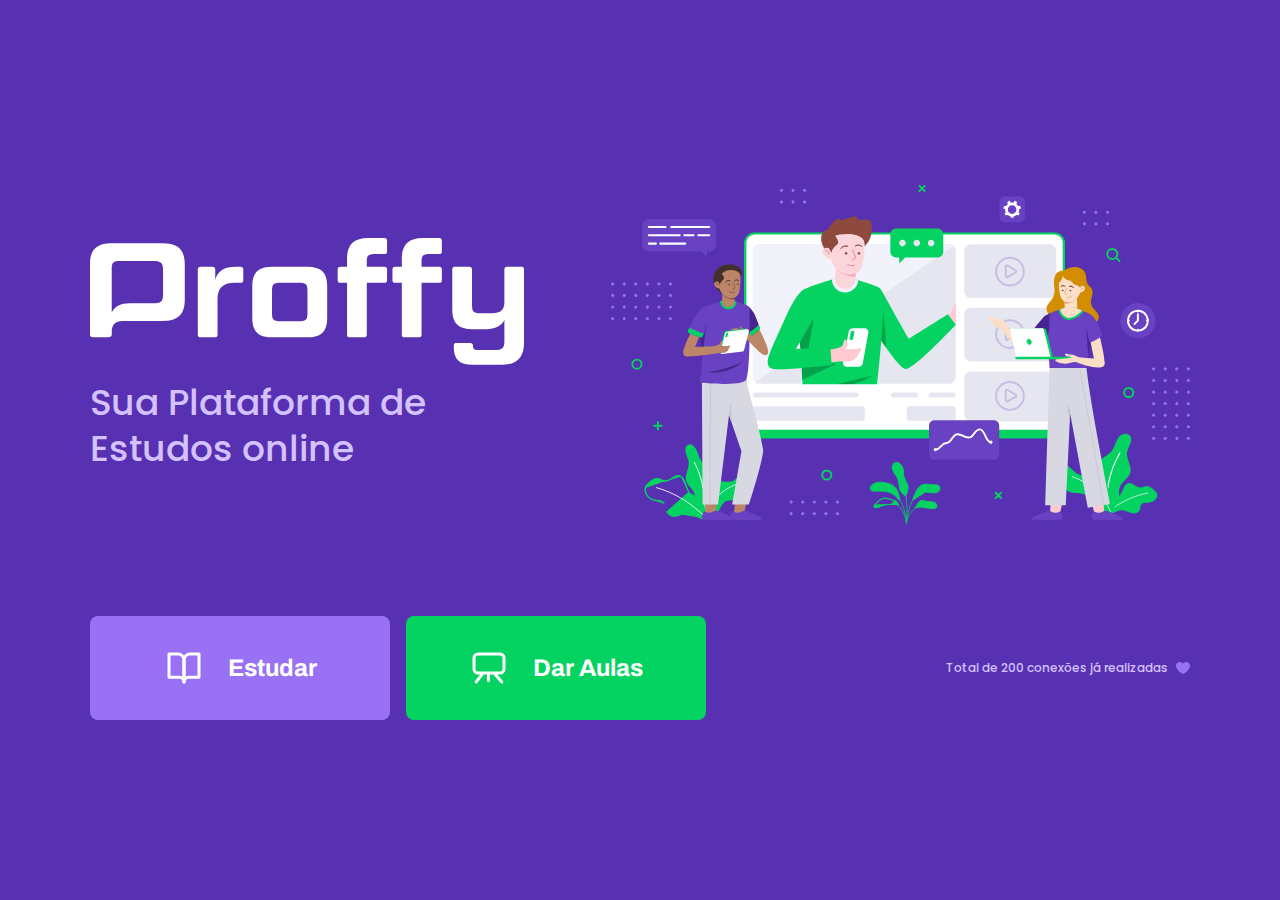
<file: index.html>
<!DOCTYPE html>
<html lang="pt_br"> <!-- Lang é um atributo -->
<head>
    <meta charset="UTF-8">
    <meta name="viewport" content="width=device-width, initial-scale=1.0">

    <title>Plataforma de Estudos online</title>



    <link rel="stylesheet" type="text/css" href="./CSS/style.css">
    <link rel="stylesheet" type="text/css" href="./CSS/partials/page-landing.css">
    <link rel="shortcut icon" href="/imagem/favicon.png" type="image/png">
    <link href="https://fonts.googleapis.com/css2?family=Archivo:wght@400;700&amp;family=Poppins:wght@400;600&amp;display=swap" rel="stylesheet"> 

</head>
<body id="page-landing">  


    <div id="container">
       
       <div class="logo-container">
           <img src="/imagem/logo.svg" alt="Proffy">
             <h2>Sua Plataforma de Estudos online</h2>
        </div>

          <img class="hero-imagem" src="/imagem/landing.svg" alt="Plataforma de Estudos">


         <div class="buttons-container">
           <a class="study" href="/study.html">
          <img src="/imagem/icons/study.svg" alt="Estudar"> Estudar
        </a>
        <a class="give-classes" href="/give-classes.html">
          <img src="/imagem/icons/give-classes.svg" alt="Dar Aulas">
          Dar Aulas
        </a>
         </div>
         <p class="total-connections">
             Total de 200 conexões já realizadas
             <img src="/imagem/icons/purple-heart.svg" alt="Coração roxo">

         </p>
    </div>

</body>
</html>
</file>
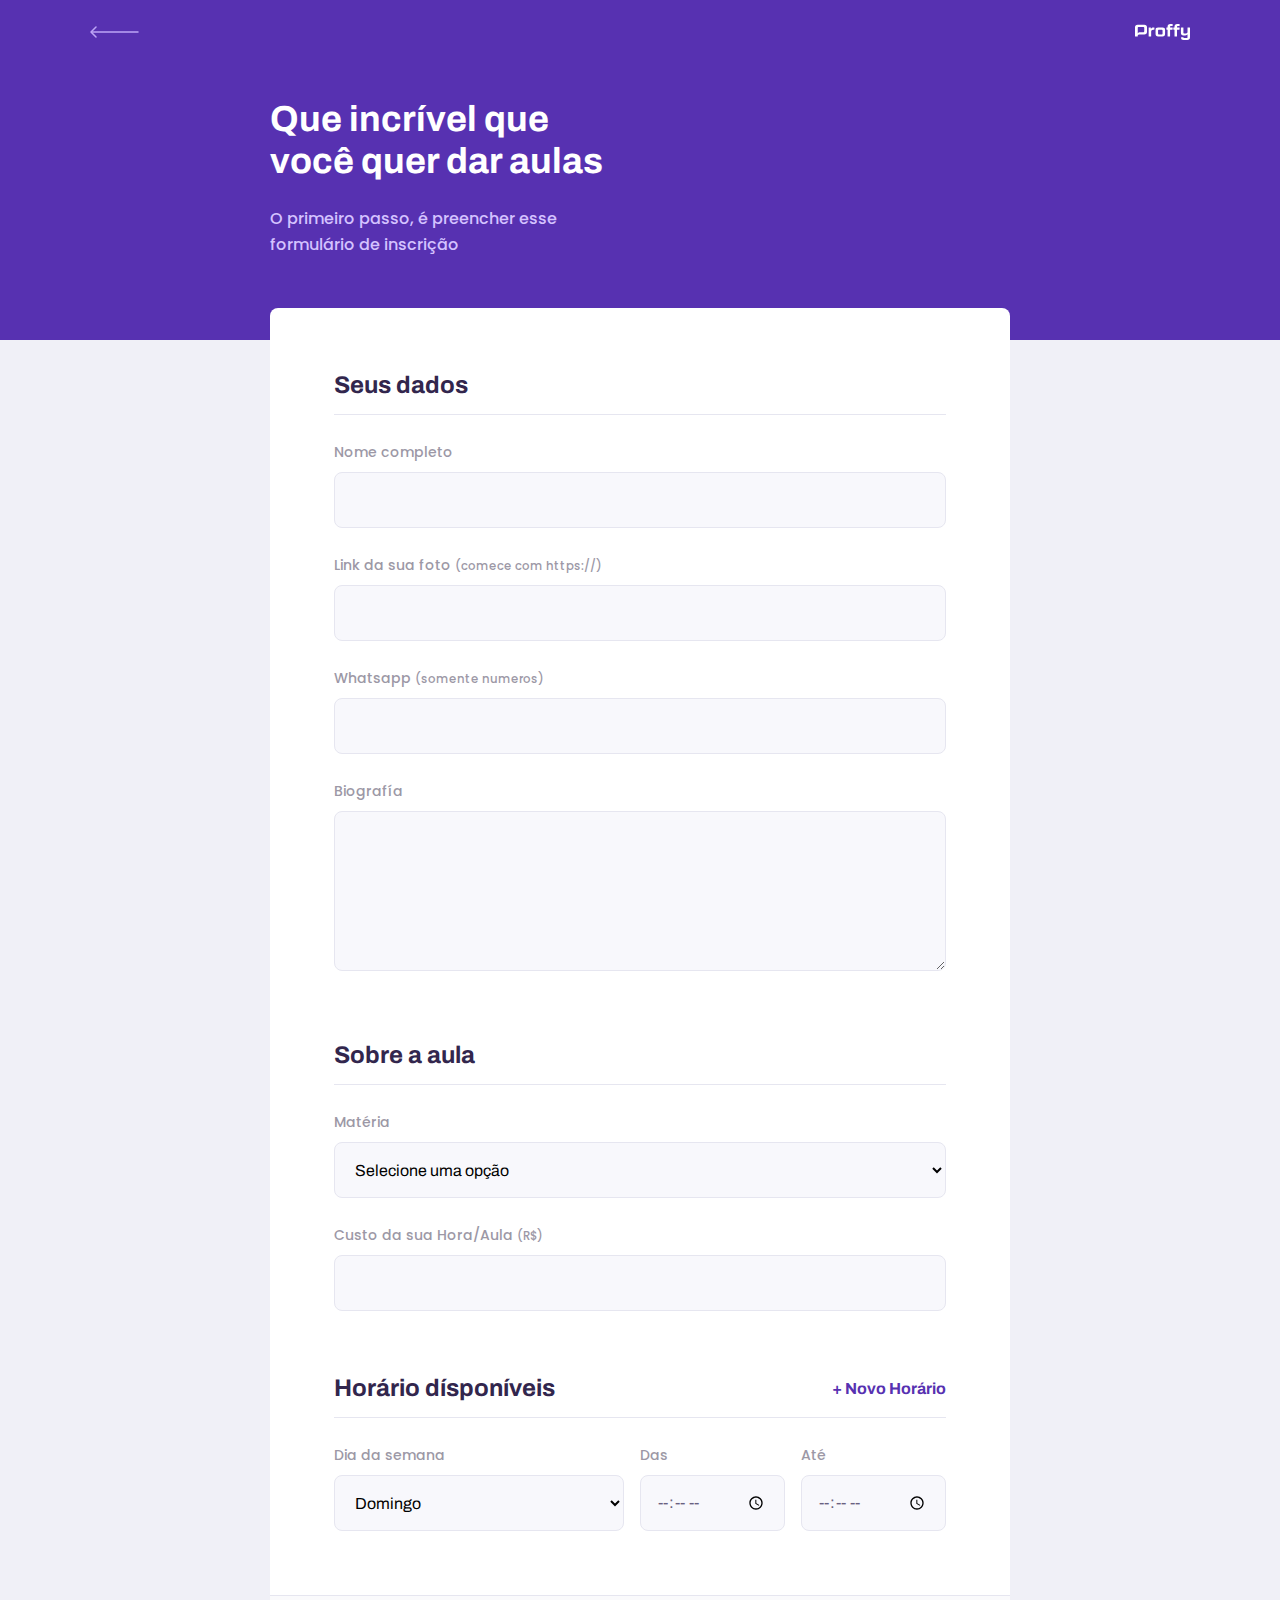
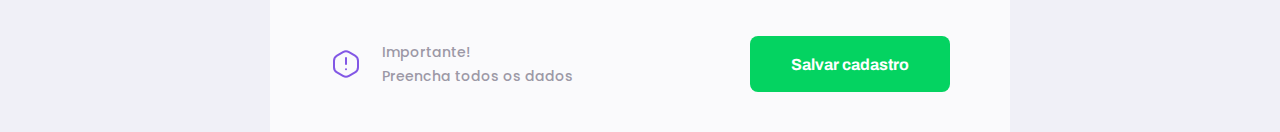
<file: give-classes.html>
<!DOCTYPE html>
<html lang="pt_br"> <!-- Lang é um atributo -->
<head>
    <meta charset="UTF-8">
    <meta name="viewport" content="width=device-width, initial-scale=1.0">
    <meta name="theme-color" content="#8257E5">

    <title>Plataforma de Estudos online</title>

    <link rel="shortcut icon" href="/imagem/favicon.png" type="image/png">

    
    <link rel="stylesheet" type="text/css" href="./CSS/style.css"> 
    <link rel="stylesheet" type="text/css" href="./CSS/partials/header.css"> 
    <link rel="stylesheet" type="text/css" href="./CSS/partials/forms.css"> 
    <link rel="stylesheet" type="text/css" href="./CSS/partials/page-give-classes.css">

    <link href="https://fonts.googleapis.com/css2?family=Archivo:wght@400;700&amp;family=Poppins:wght@400;600&amp;display=swap" rel="stylesheet"> 


   <script src="./scripts/addField.js" defer></script>

</head>
<body id="page-give-classes">  

  <div id="container">
       <header class="page-header">
         <div class="top-bar-container">
           <a href="/index.html">
            <img src="/imagem/icons/back.svg" alt="Voltar">
           </a>
           <img src="/imagem/logo.svg" alt="Proffy">       
         </div> 

         <div class="header-content">
           <strong>Que incrível que você quer dar aulas</strong>
           <p>O primeiro passo, é preencher esse formulário de inscrição</p>

         
         </div>
        </header>
        <main>        
          <form action="" id="create-class">
            <fieldset>
              <legend>Seus dados</legend>
              <div class="input-block">
                <label for="name">Nome completo</label>
                <input name="name" id="name" required>              
              </div>
              <div class="input-block">
                <label for="avatar">Link da sua foto <small>(comece com https://)</small></label>
                <input name="avatar" id="avatar" type="url" required>
              </div>
              <div class="input-block">
                <label for="whatsapp">Whatsapp <small>(somente numeros)</small></label>
                <input name="whatsapp" id="whatsapp" type="number" required>
              </div>
              <div class="textarea-block">
                <label for="bio">Biografía</label>
                <textarea name="bio" id="bio" required></textarea>
              </div>
            </fieldset>

            <fieldset>
              <legend>Sobre a aula</legend>
              <div class="select-block">
                <label for="subject">Matéria</label>
                <select name="subject" id="subject" required>
                  <option value="">Selecione uma opção</option>
                  <option value="1">Artes</option>
                  <option value="2">Biologia</option> 
                  <option value="3">Ciências</option>
                  <option value="4">Educação física</option>
                  <option value="5">Física</option>
                  <option value="6">Geografia</option> 
                  <option value="7">História</option> 
                  <option value="8">Matemática</option>
                  <option value="9">Português</option> 
                  <option value="10">Química</option>
                </select>
              </div>

              <div class="input-block">
                <label for="cost"> Custo da sua Hora/Aula
                   <small>(R$)</small>
                </label>
                <input type="cost" id="cost" type="number" required>
              </div>
            </fieldset>

            <fieldset id="schedule-items">
              <legend>Horário dísponíveis
                <button type="button" id="add-time">+ Novo Horário</button>
              </legend>
              <div class="schedule-item">

                <div class="select-block">
                  <label for="weekday">Dia da semana</label>
                  <select name="weekday[]"  required>
                    <option value="" disabled=""  hidden="">Selecione uma opção</option>
                    <option value="0">Domingo</option>
                    <option value="1">Segunda-feira</option>
                    <option value="2">Terça-feira</option>
                    <option value="3">Quarta-feira</option>
                    <option value="4">Quinta-feira</option>
                    <option value="5">Sexta-feira</option>
                    <option value="6">Sábado</option>
                  </select>
                </div>

                <div class="input-block">
                  <label for="time_from">Das</label>
                  <input type="time"  name="time_from[]" required>
                </div>
                 
                <div class="input-block">
                  <label for="time_to">Até</label>
                  <input type="time"  name="time_to[]" required>
                </div>
              </div>
            </fieldset>
          </form>

          <footer>
            <p>
              <img src="/imagem/icons/warning.svg" alt="Aviso importante">
              Importante! <br>
              Preencha todos os dados

            </p>
            <button type="submit" form="create-class">Salvar cadastro</button>
          </footer>
        </main>
      </div>   
</body>
</html>
</file>
<file: CSS/style.css>
:root {
    /*variaveis css*/
    --color-background: #f0f0f7;
    --color-primary-lighter: #9871f5;
    --color-primary-ligh: #916bea;
    --color-primary: #5731b1;
    --color-primary-dark: #552ead;
    --color-primary-darker: #6842c2;
    --color-secondary: #04D361;
    --color-secondary-dark: #048f58;
    --color-title-in-primary: #ffffff;
    --color-text-in-primary: #d4c2ff;
    --color-text-title: #32264d;
    --color-text-complement: #9c98a6;
    --color-text-base: #6a6180;
    --color-line-in-white: #e6e6f0;
    --color-input-background: #f8f8fc;
    --color-button-text: #ffffff;
    --color-box-base: #ffffff;
    --color-box-footer: #fafafc;
    --color-small-info: #c1bccc;

    /*tamanho da fonte padrão: 16px - 100% - 1rem*/
    font-size: 60%; /*controle das medidas ren */
 }
 * {
   margin: 0;
   padding: 0;
   box-sizing: border-box;
 }
 html,
 body {
  height: 100vh;
 }

 body {
   background: var(--color-background);
   display: flex;
   align-items: center;
   justify-content: center;
 }
 body,
 input,
 button,
 textarea {
  font: 500 1.6rem Poppins;
  color: var(--color-text-base);
 }

 #container {
   width: 90vw;
   max-width: 700px;
 }

 @media (min-width: 700px) {
   :root {
     font-size: 62.5%;
   }

 }
</file>
<file: CSS/partials/page-landing.css>
#page-landing {
     background: var(--color-primary);

}

#page-landing {
    color: var(--color-text-in-primary);

}

.logo-container img {
    height: 10rem;

}

.logo-container {
    text-align: center;
    margin-bottom: 3.2rem;
}

.logo-container h2 {
    font-weight: 500;
    font-size: 3.6rem;
    line-height: 4.6rem;
    margin-top: 0.8rem;
}

.hero-imagem {
    width: 100%;
    display: flex;
    justify-content: center;
    
}

.buttons-container {
    display: flex;
    justify-content: center;
    margin: 2.4rem;

}

.buttons-container a {
    width: 30rem;
    height: 10.4rem;

    border-radius: .8rem;
    margin-right: 1.6rem;

    font: 700 2.4rem Archivo;

    display: flex;
    align-items: center;
    justify-content: center;

    text-decoration: none;

    transition: backgarund 1;

    color: var(--color-button-text);
}
.buttons-container a img {
    width: 4rem;
    margin-right: 2.4rem;

}

.buttons-container a.study {
    background: var(--color-primary-lighter);
   
}

.buttons-container a.study:hover {
    background: var(--color-primary-light);

}

.buttons-container a.give-classes {
    background: var(--color-secondary);
    margin-right: 0rem;
}

.buttons-container a.give-classes:hover {
    background: var(--color-secondary-dark);
}

.total-connections {
    font-size: 1.2rem;

    display: flex;
    align-items: center;
    justify-content: center;


}

.total-connections img {
    margin-left: 0.8rem;
}

@media (max-width: 669px) {
    :root {
        font-size: 40%;
    }
}

@media (min-width: 1100px) {
    #page-landing #container {
        max-width: 1100px;
        display: grid;
        grid-template-columns: 2fr 1fr 2fr;
        grid-template-rows: 350px 1fr;
        grid-template-areas:
        "proffy imagem imagem"
        "button button texting";
        column-gap: 87px;
        row-gap: 86px;
    }

    .logo-container {
        grid-area: proffy;
        text-align: initial;
        align-self: center;
        margin: 0;
    }

    .logo-container img {
        height: 127px;
    }

    .hero-imagem {
        grid-area: imagem;
        height: 350px;
    }

    .buttons-container {
        grid-area: button; 
        justify-content: flex-start;
        margin: 0;
    }

    .total-connections {
        grid-area: texting;
        justify-self: end;
        font-size: 1.2rem;
    }
}
</file>
<file: CSS/partials/header.css>
.page-header {
    background-color: var(--color-primary);

    display: flex;
    flex-direction: column;
}

.page-header .top-bar-container {
    width: 90%;
    margin: 0 auto;

    display: flex;
    align-items: center;
    justify-content: space-between;/*um em cada canto da borda*/

    padding: 1.6rem 0;
}

.page-header .top-bar-container a {
    height: 3.2rem;
    transition: opacity 0.2s;
}

.page-header .top-bar-container a:hover {
    
    opacity: 0.6;
}

.page-header .top-bar-container > img {
    height: 1.6rem;
}

.page-header .header-content {
    width: 90%;
    margin: 3.2rem auto;
}

.page-header .header-content strong {
    font: 700 3.6rem Archivo;
    line-height: 4.2rem;
    color: var(--color-title-in-primary);
}
.page-header .header-content p{
    max-width: 30rem;
    font-size: 1.6rem;
    line-height: 2.6rem;
    color: var(--color-text-in-primary);
    margin-top: 2.4rem;
}

@media (min-width: 700px) {
    .page-header {
        height: 340px;
    }

    .page-header .top-bar-container {
        max-width: 1100px;
    }

    .page-header .header-content {
        max-width: 740px;

        margin: 0 auto;

        flex: 1 1;
        padding-bottom: 48px; 
        display: flex;
        flex-direction: column;
        justify-content: center;

        position: relative;
    }

    .page-header .header-content strong {
        max-width: 350px;
    }

}
</file>
<file: CSS/partials/forms.css>
.select-block label,
.input-block label,
.textarea-block label {
     font-size: 1.4rem;
     color: var(--color-text-complement);
}

.input-block input,
.select-block select,
.textarea-block textarea {
    width: 100%;
    height: 5.6rem;
    margin-top: 0.8rem;
    border-radius: 0.8rem;
    background: var(--color-input-background);
    border: 1px solid var(--color-line-in-white);
    outline: 0;
    padding: 0 1.6rem;
    font: 1.6rem Archivo;
}

.textarea-block textarea {
    padding: 1.2rem 1.6rem;
    height: 16rem;

    resize: vertical;
}

.input-block,
.textarea-block {
    position: relative;
}

/**
    * O '::after' cria a possibilidade de gerar um HTML dinâmico (nesse caso,quando em foco).
    * A ideia é que após o clique, algo visual apareça, facilitando saber onde está o foco.
    * Nesse caso estamos programando a linha que aparecerá no campo .input-block.     
    * O desejo é que ela apareça na parte de baixo ao clicar no campo 'Hora'
**/
.input-block:focus-within::after,
.textarea-block:focus-within::after {

    /*obrigatório para essa estratégia. Mesmo q seja vazio é obrigatório o content*/
    content: ""; 
    
    width: calc(100% - 3.2rem); 
    height: 2px;

    background: var(--color-primary-light);
    
    /*
        O posicionamento absoluto faria com que sua posição fosse assumida para todo a página.
        Porém, pelo fato de ter declarado que seu pai (.input-block) é relativo, então,
        a posição passa a ser absoluta, dentro do pai, pois, delimitando o pai, delimito o filho.
    */
    position: absolute; 
    left: 1.6rem;    
    bottom: 0;
}
</file>
<file: CSS/partials/page-give-classes.css>
#page-give-classes #container {
    width: 100vw;
    height: 100vh;
}

#page-give-classes main {
    background: var(--color-box-base);
    width: 100%;
    max-width: 74rem;
    border-radius: .8rem;
    margin: -3.2rem auto 3.2rem;
    padding-top: 6.4rem;
}

#page-give-classes fieldset {
    border: none;

    padding: 0 2.4rem;
}

#page-give-classes fieldset legend {
    font: 700 2.4rem Archivo;
    color: var(--color-text-title);
    margin-bottom: 2.4rem;

    display: flex;
    align-items: center;
    justify-content: space-between;

    width: 100%;

    padding-bottom: 1.6rem;
    border-bottom: 1px solid var(--color-line-in-white);

}

#page-give-classes .page-header .header-content {
    margin-bottom: 6.4rem;
}

#page-give-classes fieldset  legend button {
    background: none;
    border: 0;

    color: var(--color-primary);

    font: 700 1.6rem Archivo;

    cursor: pointer;

    transition: 0.2;

}

#page-give-classes fieldset legend button:hover {
    transform: translateY(-5px);
    color: var(--color-primary-dark);

}

#page-give-classes fieldset+fieldset {
    margin-top: 6.4rem;
}

#page-give-classes .input-block+.input-block, 
#page-give-classes .input-block+.textarea-block,
#page-give-classes .select-block+.input-block  {
      margin-top: 2.4rem;
}

#page-give-classes main footer {
    padding: 4rem 2.4rem;

    background: var(--color-box-footer);
    border-top: 1px solid var(--color-line-in-white);
    margin-top: 6.4rem;


}

#page-give-classes main footer p {
    display: flex;
    align-items: center;
    justify-content: center;
     
    font-size: 1.4rem;
    line-height: 2.4rem;

    color: var(--color-text-complement);

}

#page-give-classes main footer p  img {
    margin-right: 2rem;
}

#page-give-classes main footer button {
    width: 100%;
    height: 5.6rem;
    background: var(--color-secondary);
    color: var(--color-button-text);
    border: 0;
    border-radius: .8rem;
    cursor: pointer;
    font: 700 1.6rem Archivo;

    display: flex;
    align-items: center;
    justify-content: center;
    text-decoration: none;

    transition: 0.2s;
    margin-top: 3.2rem;

}

#page-give-classes main footer button:hover {
    background: var(--color-secondary-dark);
}

.schedule-item+.schedule-item {
    margin-top: 3.2rem;
    padding: 3.2rem;

    border-top: 1px solid var(--color-line-in-white);
    
}

@media (min-width: 700px) {
    #page-give-classes #container {
        max-width: 100vw;

    }

    #page-give-classes .page-header .header-content {
        margin-bottom: 0;
    }

    #page-give-classes main fieldset {
        padding: 0 64px;
    }

    .schedule-item {
        display: grid;
        grid-template-columns: 2fr 1fr 1fr;
        gap: 1.6rem;


    }

    #page-give-classes  #schedule-items .select-block+.input-block,
    #page-give-classes #schedule-items .input-block+.input-block {
        margin-top: 0;
    }
    #page-give-classes main footer {
        padding: 40px 60px;

        display: flex;
        align-items: center;
        justify-content: space-between;

    }

    #page-give-classes main footer button {
        margin-top: 0;

        width: 200px;
    }
}
</file>
